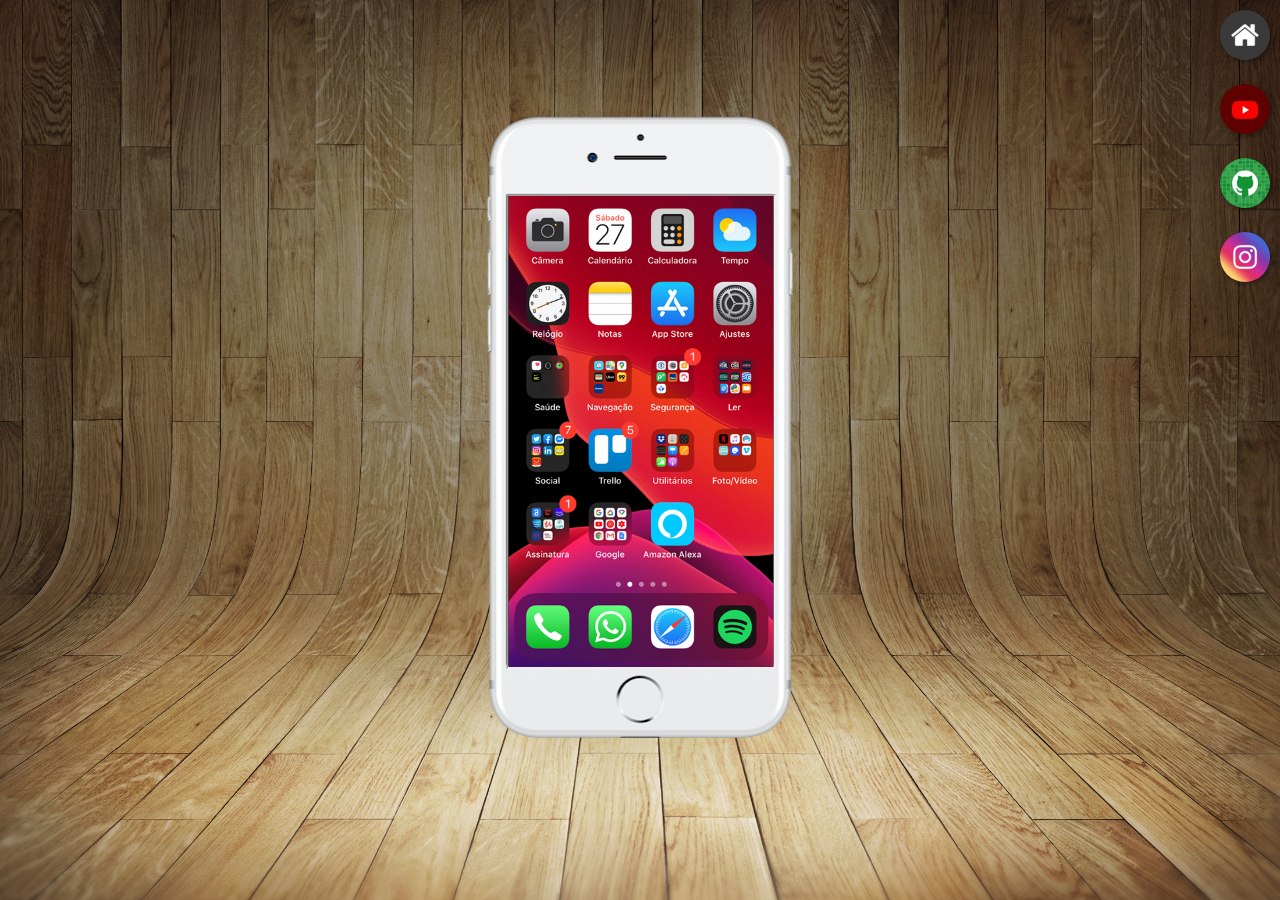
<file: index.html>
<!DOCTYPE html>
<html lang="pt-br">
<head>
    <meta charset="UTF-8">
    <meta name="viewport" content="width=device-width, initial-scale=1.0">
    <title>projeto redes sociais</title>
    <link rel="stylesheet" href="estilos/style.css">
</head>
<body>
    <main>
        <section id="telefone">

            <iframe src="home.html" name="tela" id="tela"></iframe>

        </section>
        <section id="redes-sociais">
            <a href="home.html" target="tela"> <img src="imagens/logo-home.jpg" alt="home"></a><br>
            <a href="youtube.html" target="tela"> <img src="imagens/logo-youtube.jpg" alt="youtube"></a><br>
            <a href="github.html" target="tela"> <img src="imagens/logo-github.jpg" alt="github"></a><br>
            <a href="instagram.html" target="tela"> <img src="imagens/logo-instagram.jpg" alt="instagram"></a><br>
        </section>
    </main>
</body>
</html>
</file>
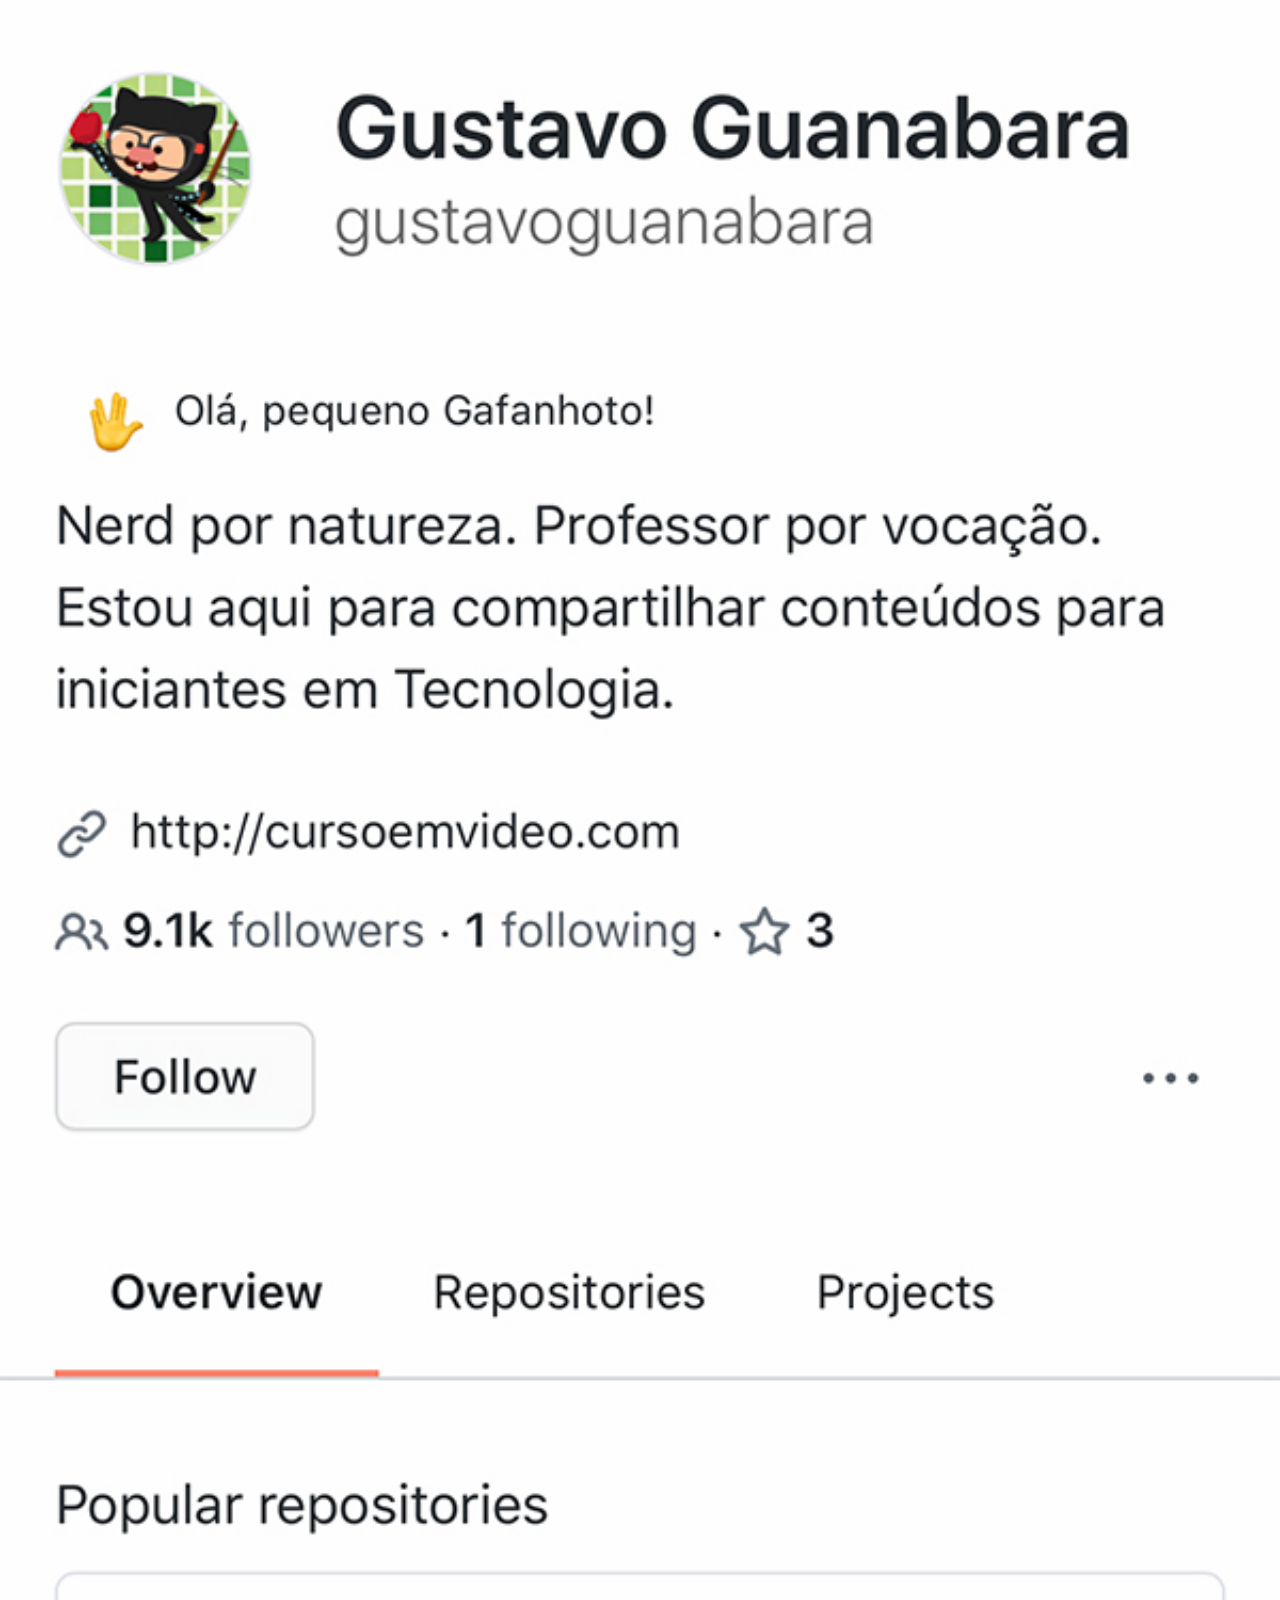
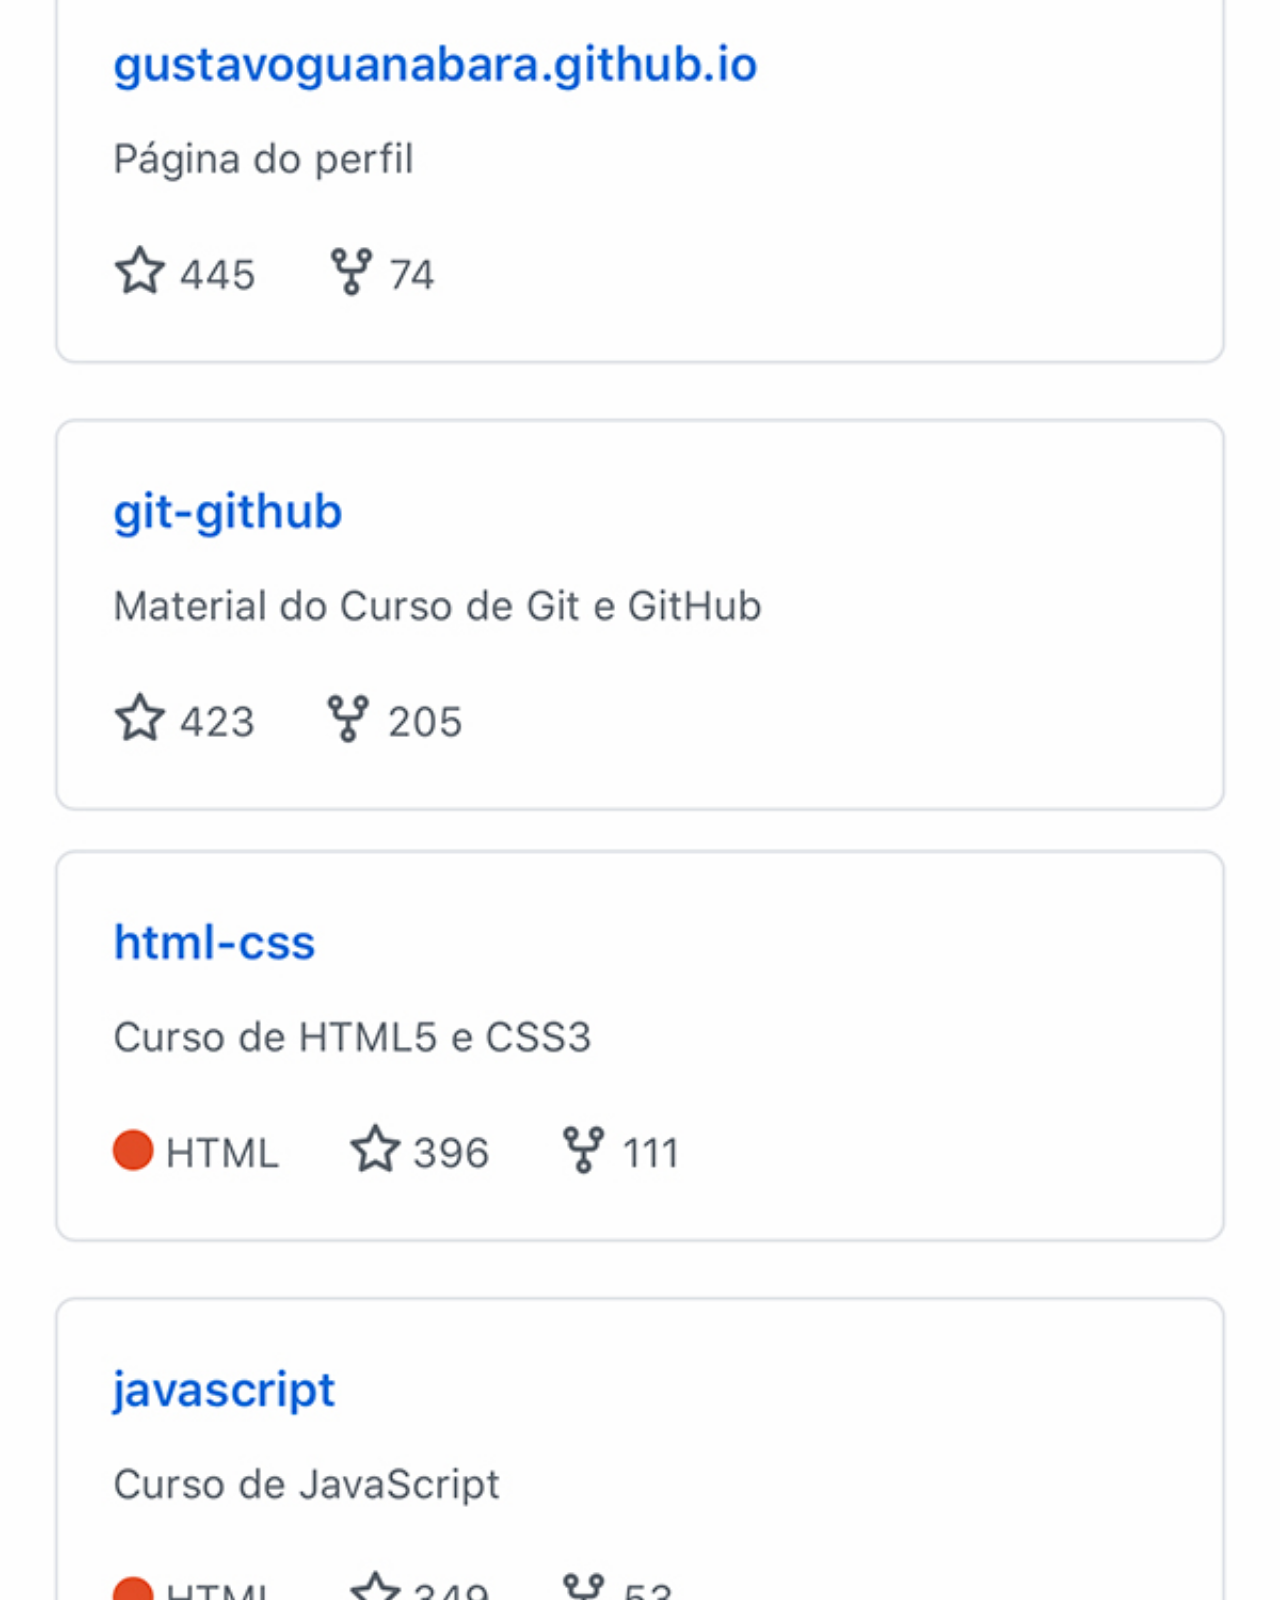
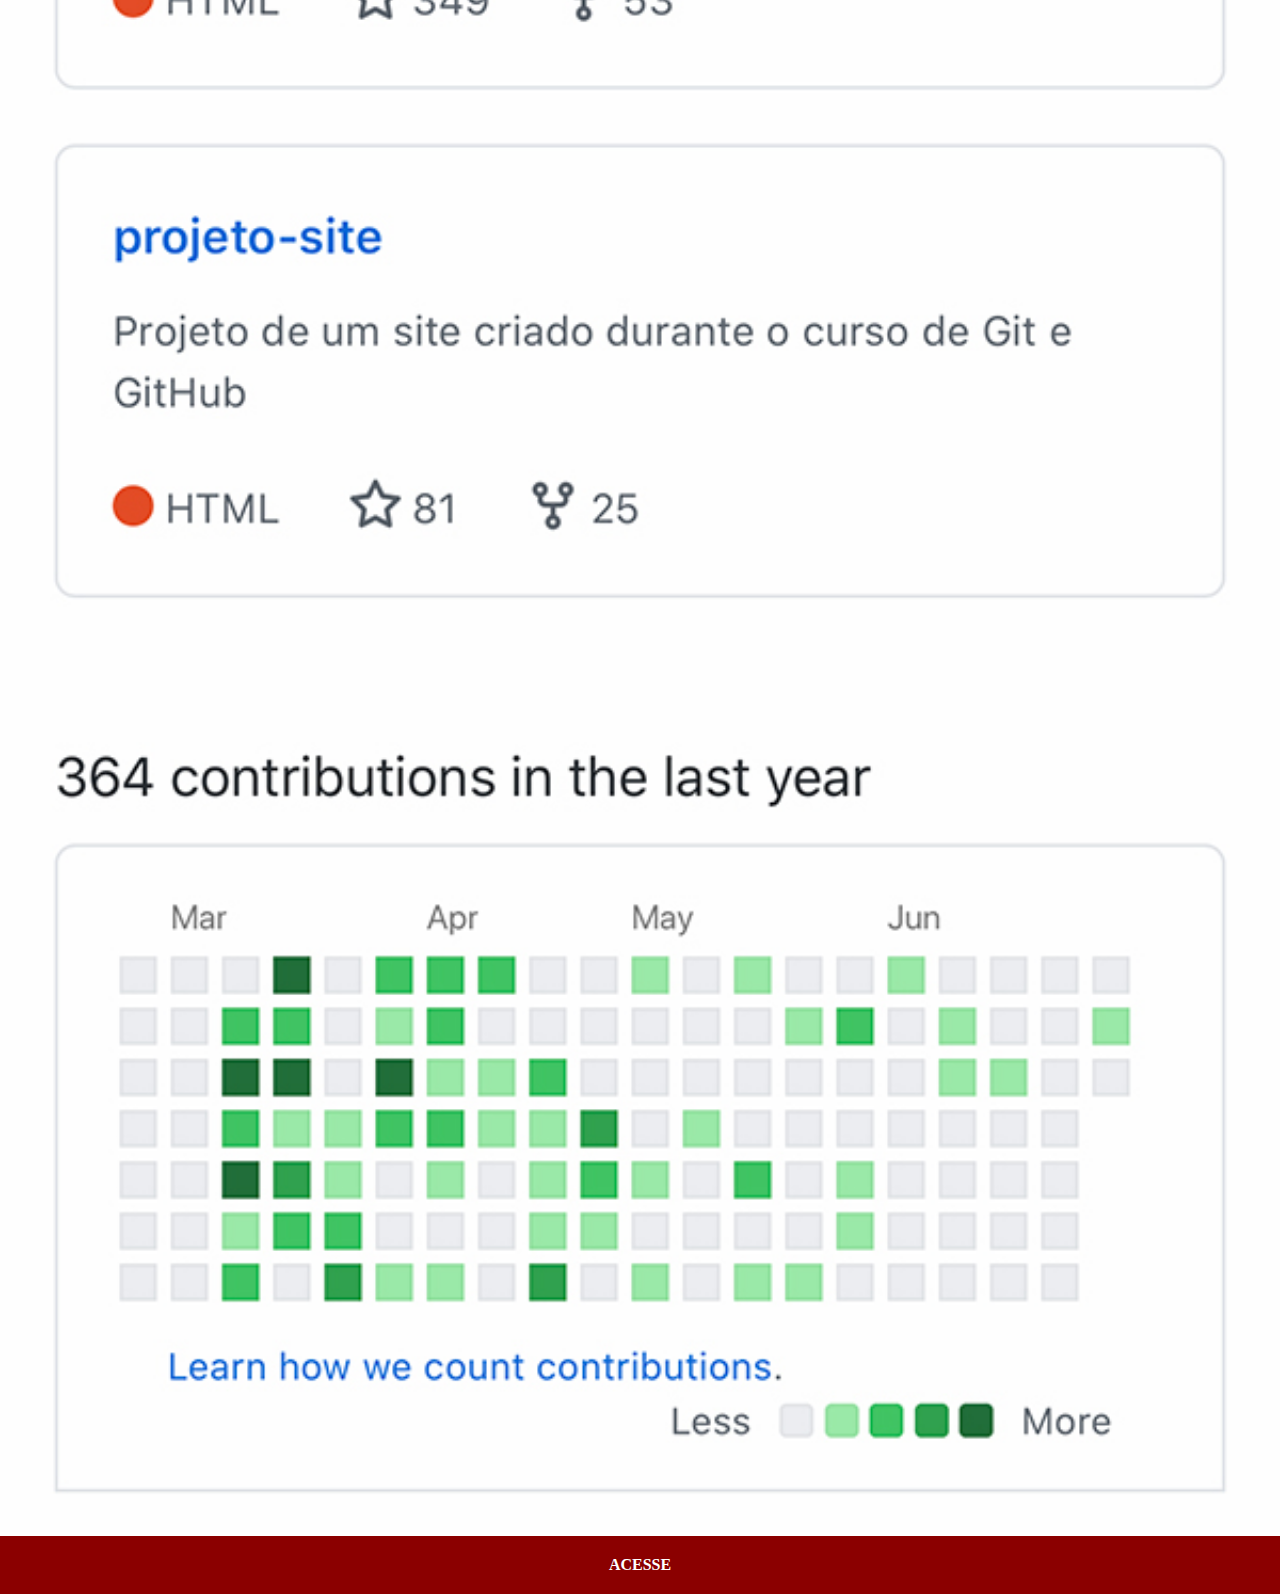
<file: github.html>
<!DOCTYPE html>
<html lang="pt-br">
<head>
    <meta charset="UTF-8">
    <meta name="viewport" content="width=device-width, initial-scale=1.0">
    <title>github</title>
    <link rel="stylesheet" href="estilos/social.css">
</head>
<body>
    <img src="imagens/tela-github.jpg" alt="github">
    <a href="https://github.com/gustavoguanabara" target="_blank">ACESSE</a>
</body>
</html>
</file>
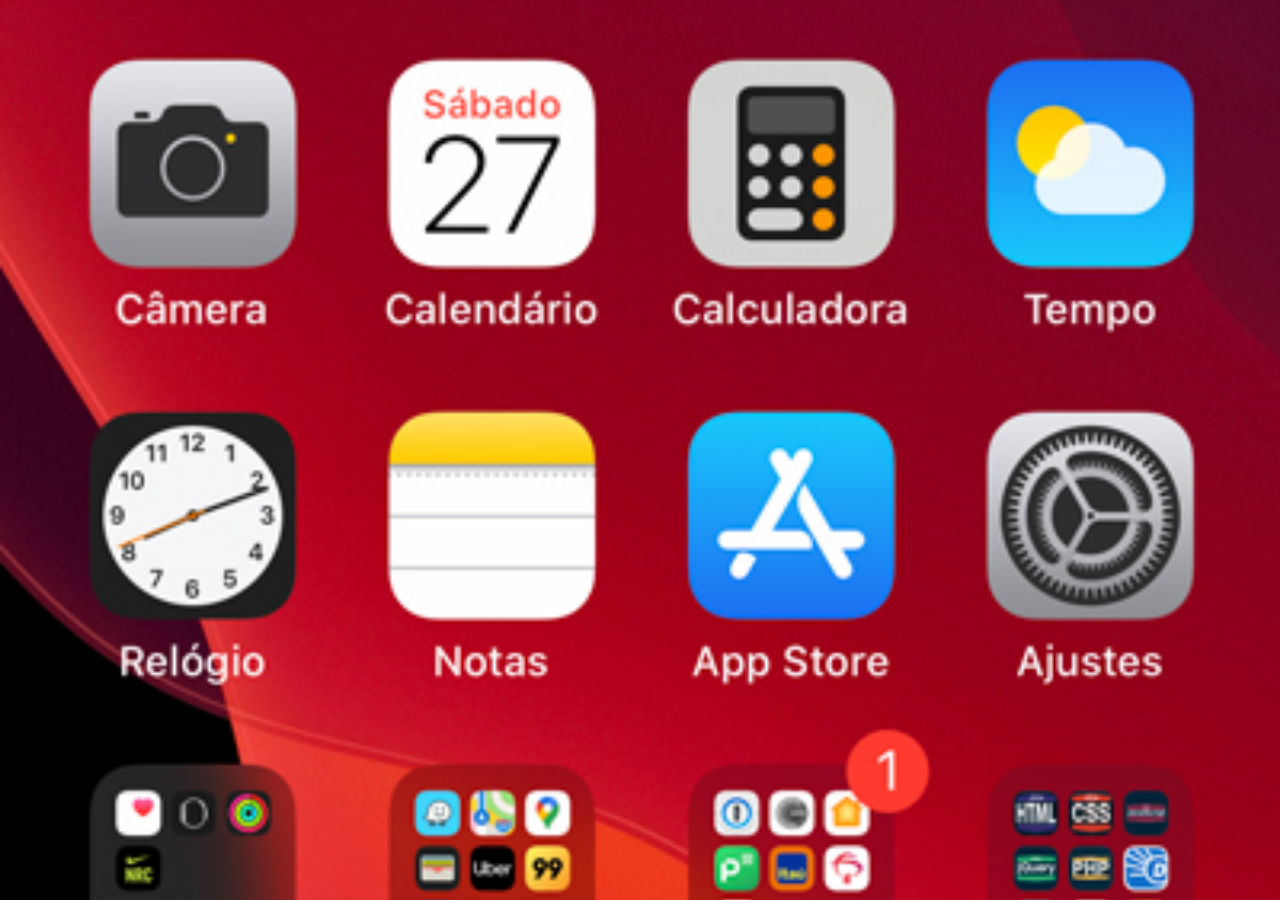
<file: home.html>
<!DOCTYPE html>
<html lang="pt-br">
<head>
    <meta charset="UTF-8">
    <meta name="viewport" content="width=device-width, initial-scale=1.0">
    <title>Document</title>
</head>
<style>
    *{
        margin: 0;
        padding: 0;
    }

    body{
        width: 100vw;
        height: 100vh;
        background: black url(imagens/tela-home.jpg) no-repeat top center;
        background-size: cover;
    }
</style>
<body>
    
</body>
</html>
</file>
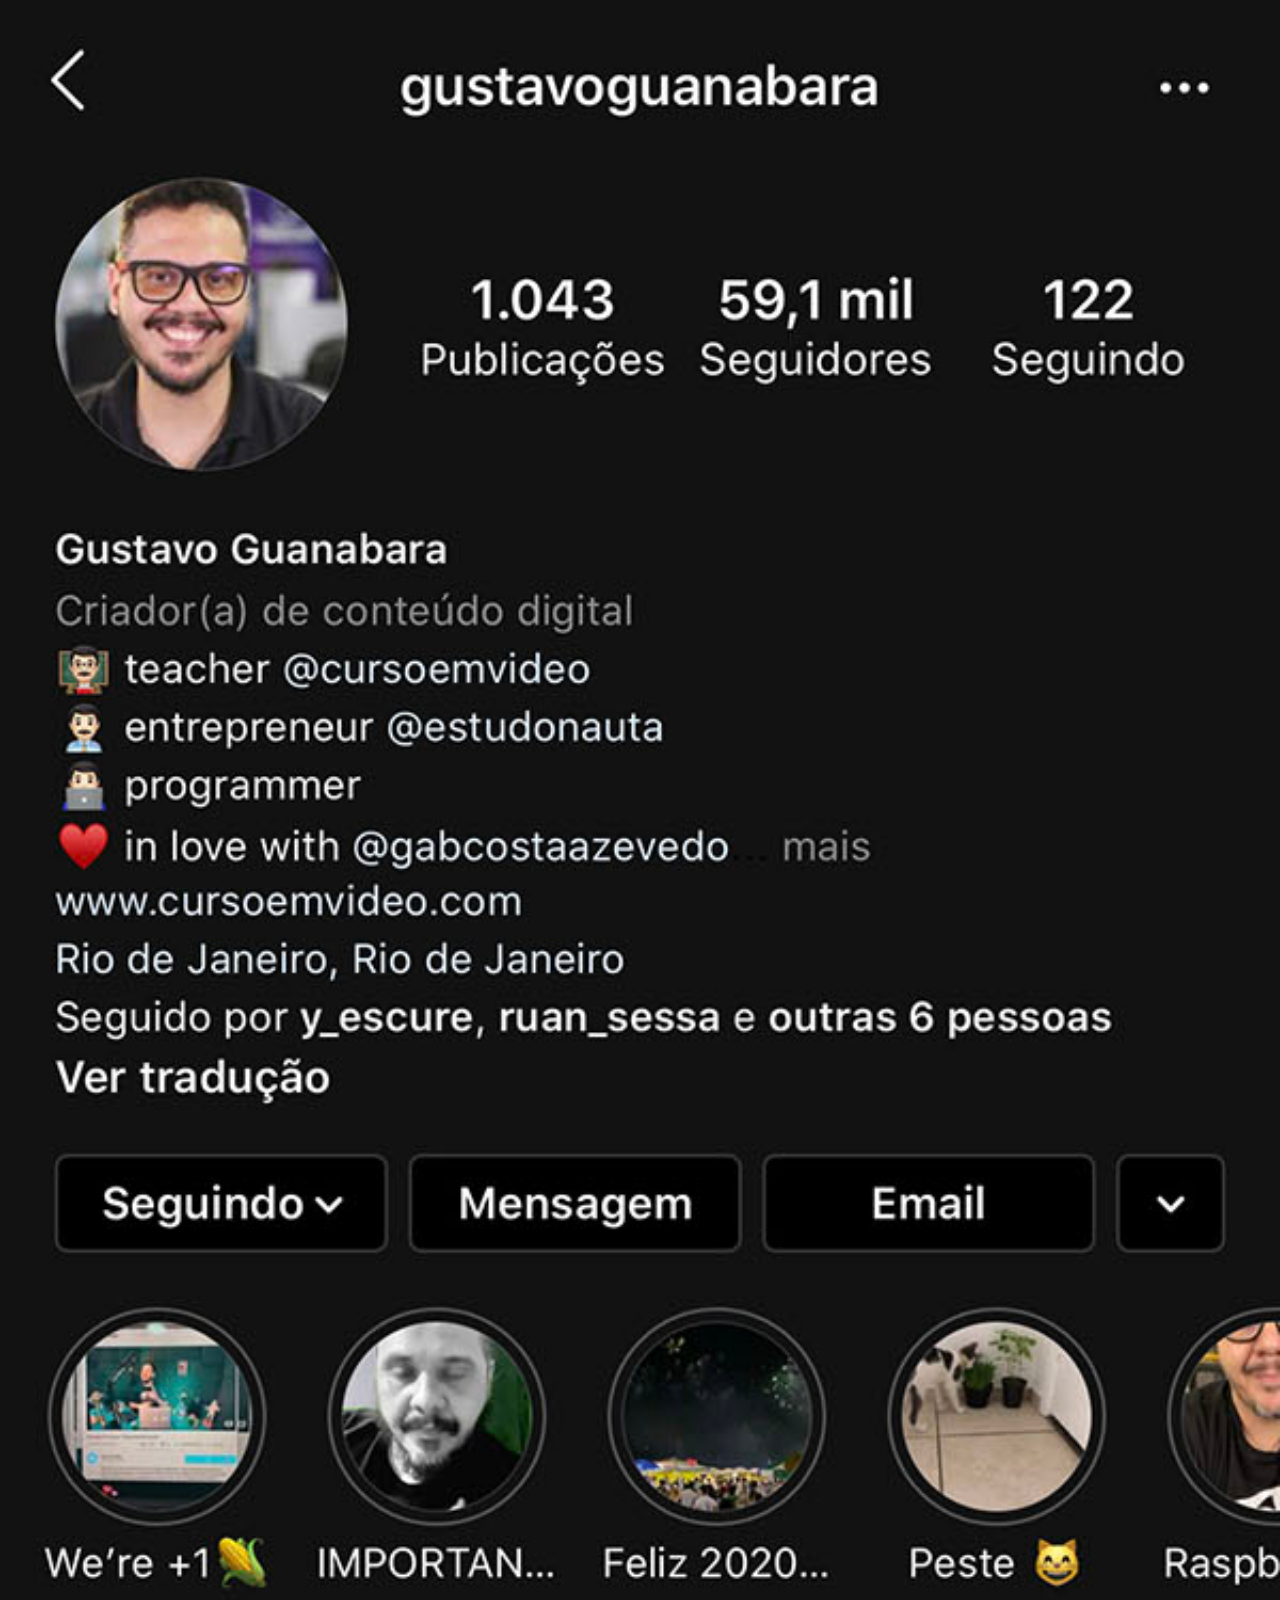
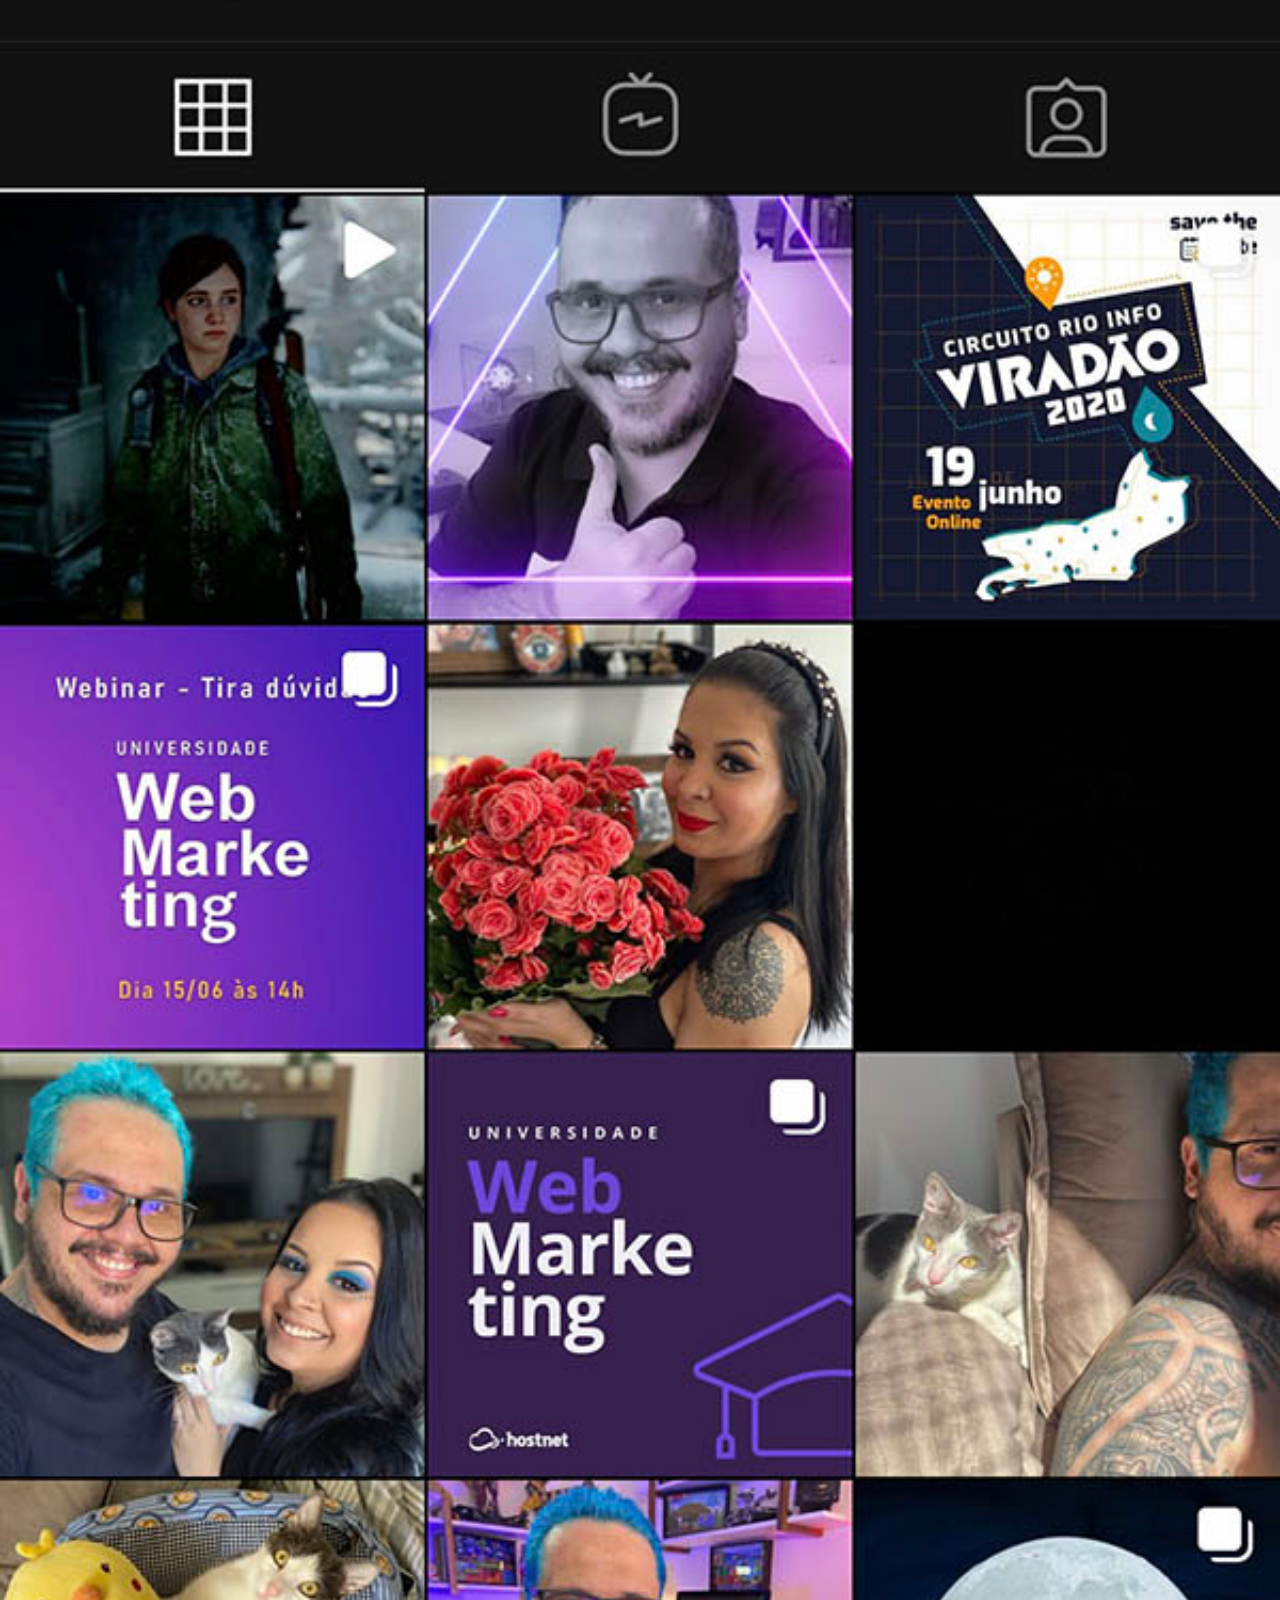
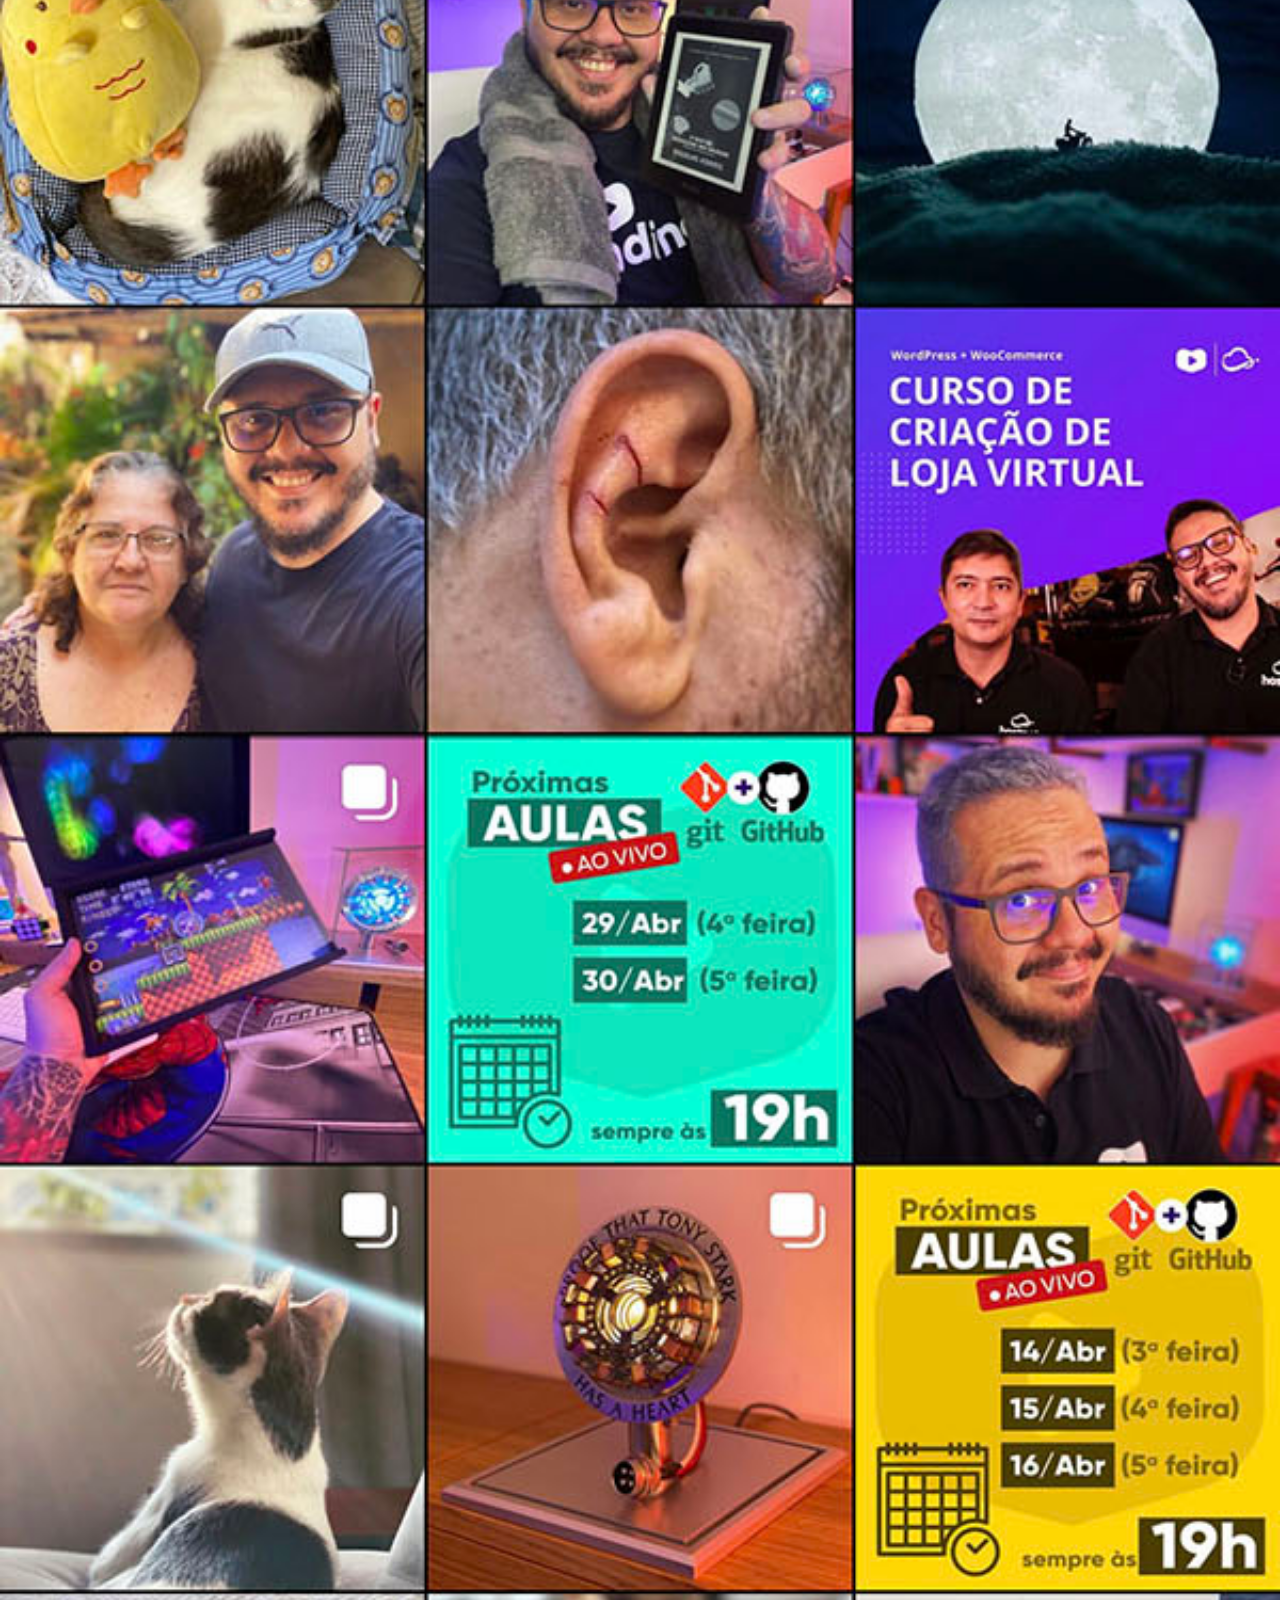
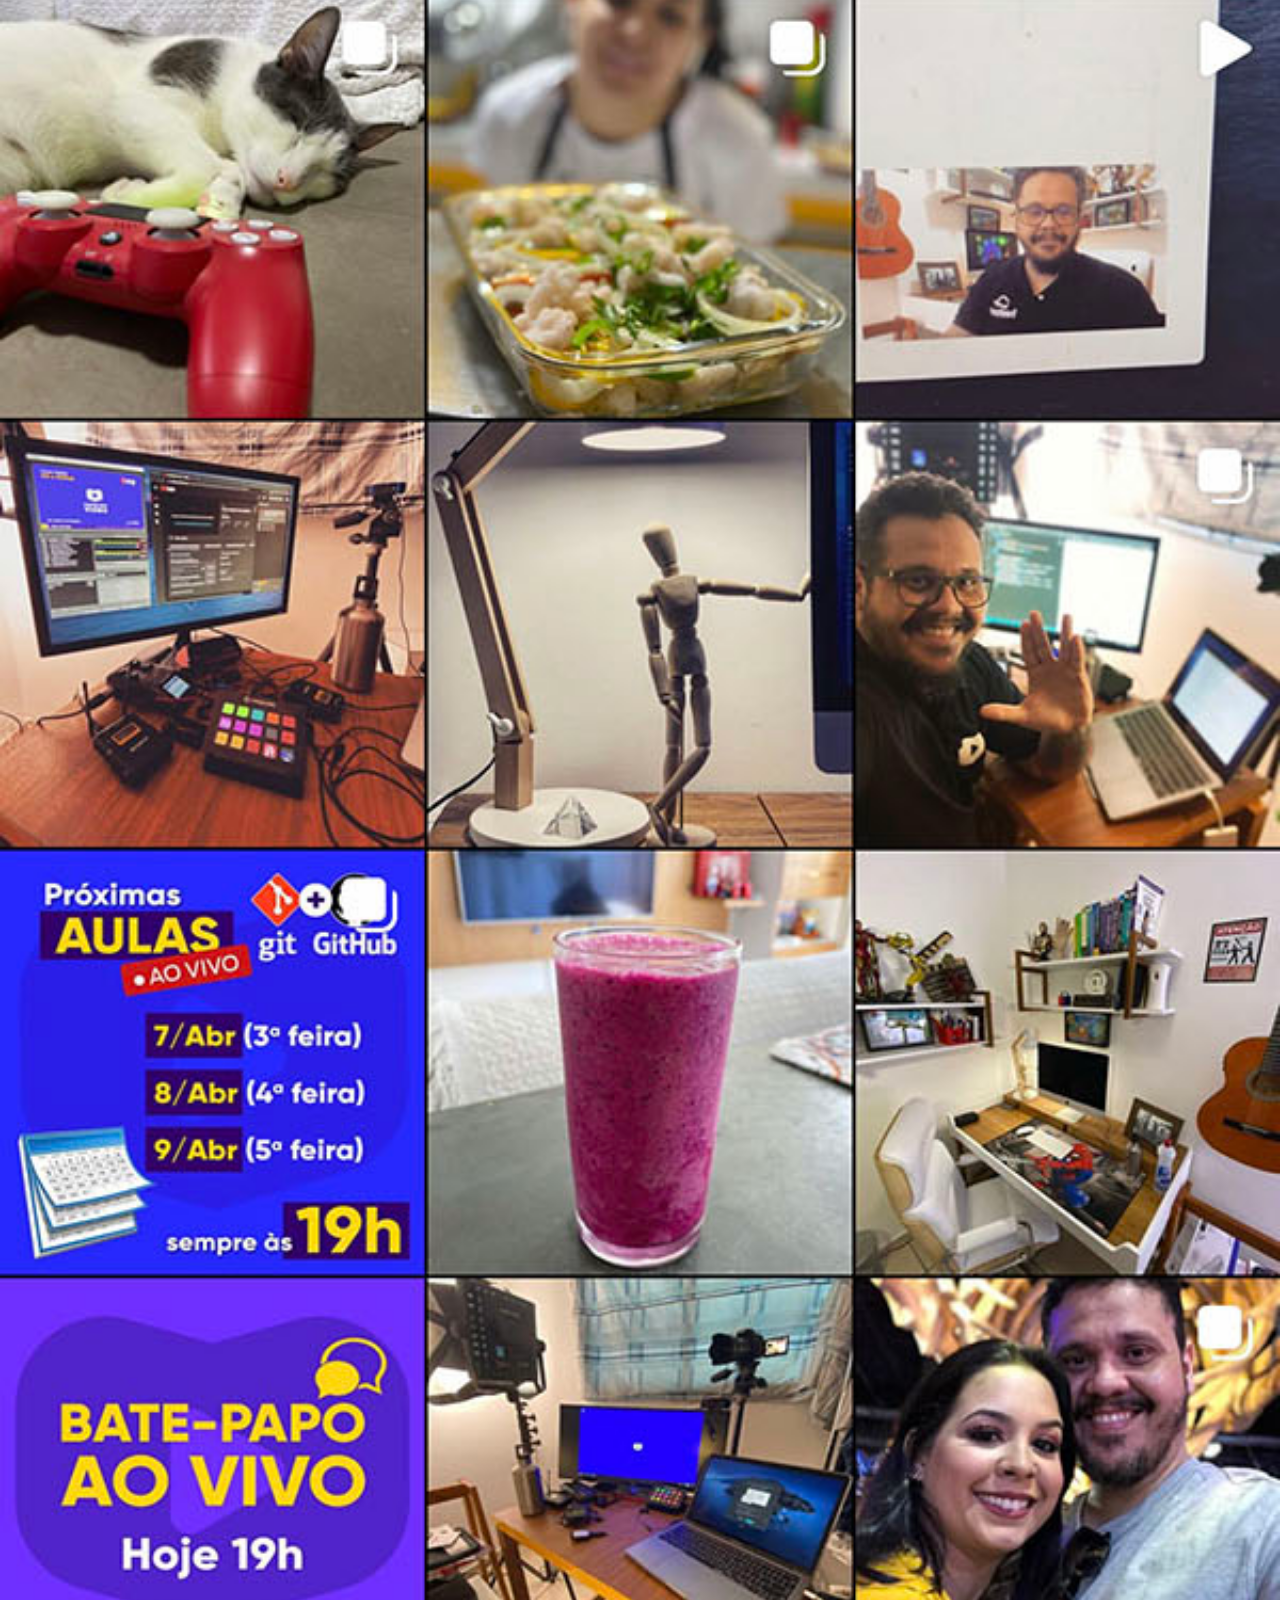
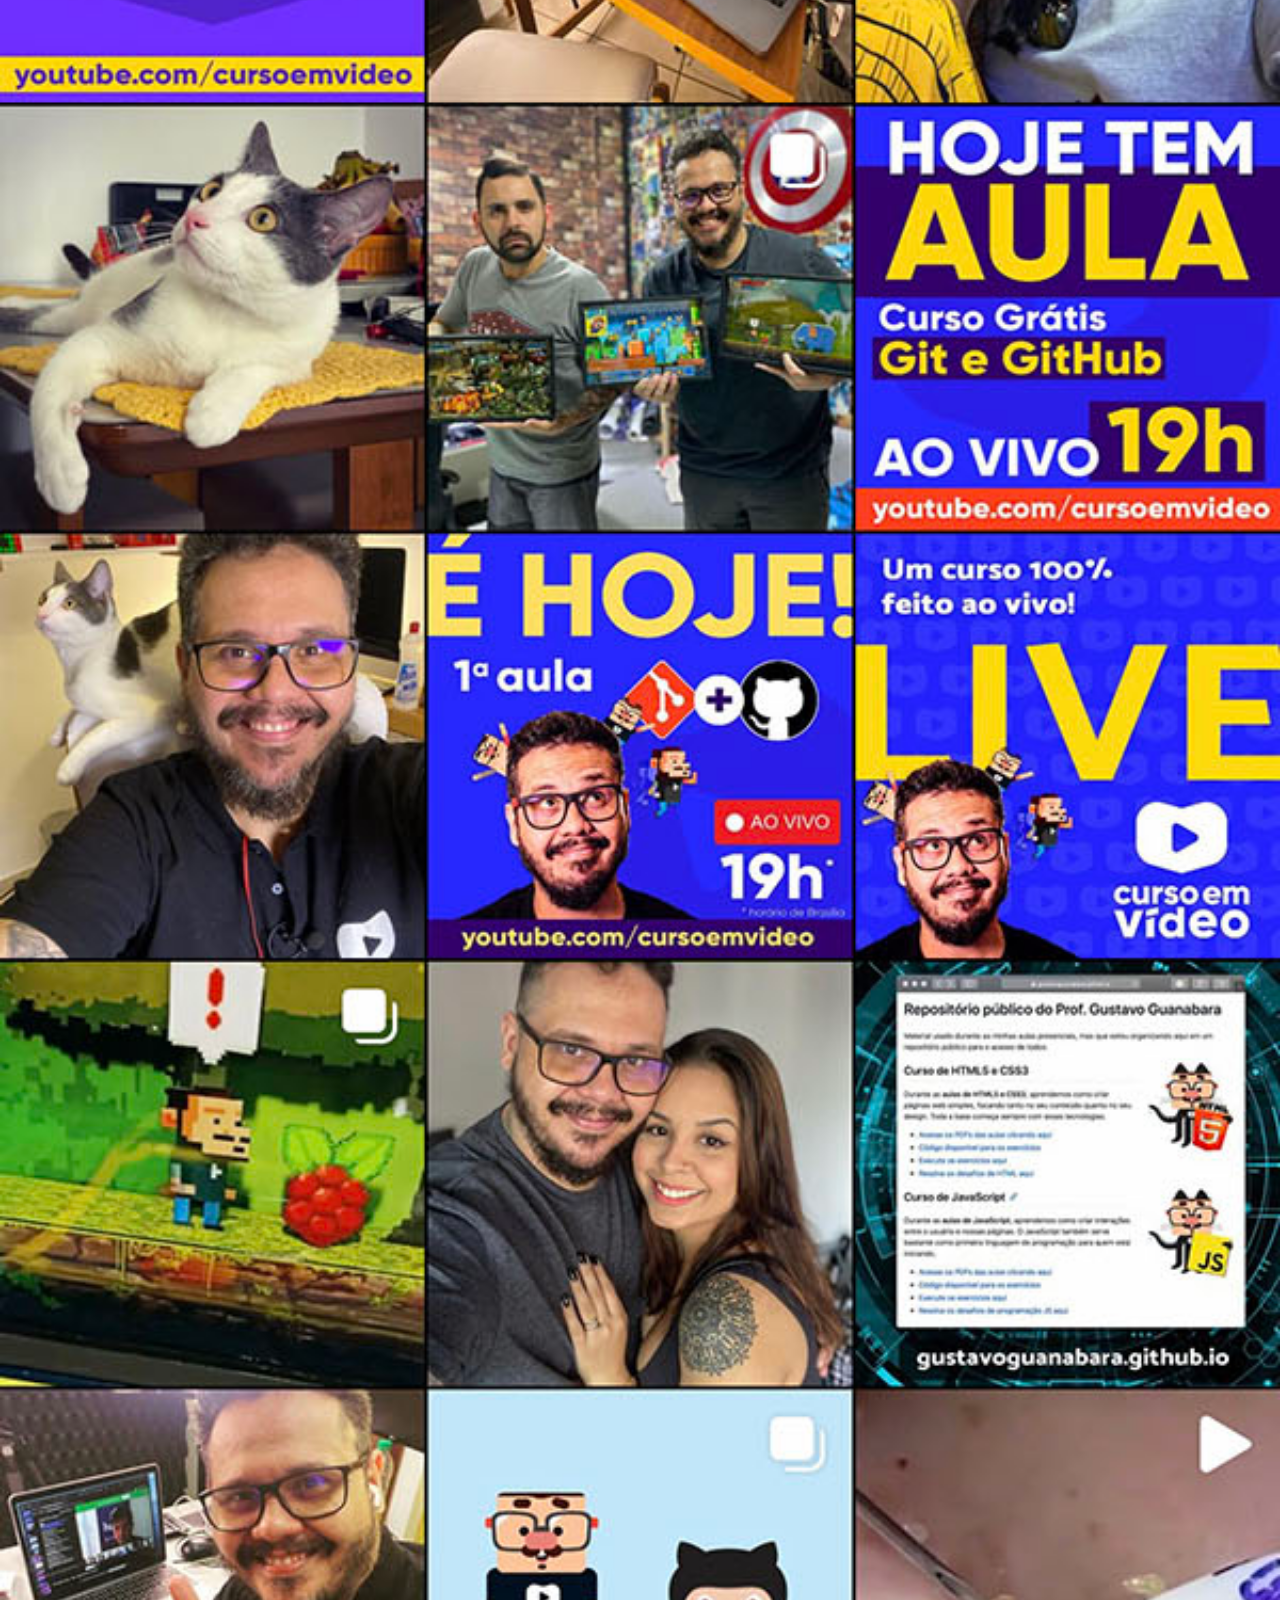
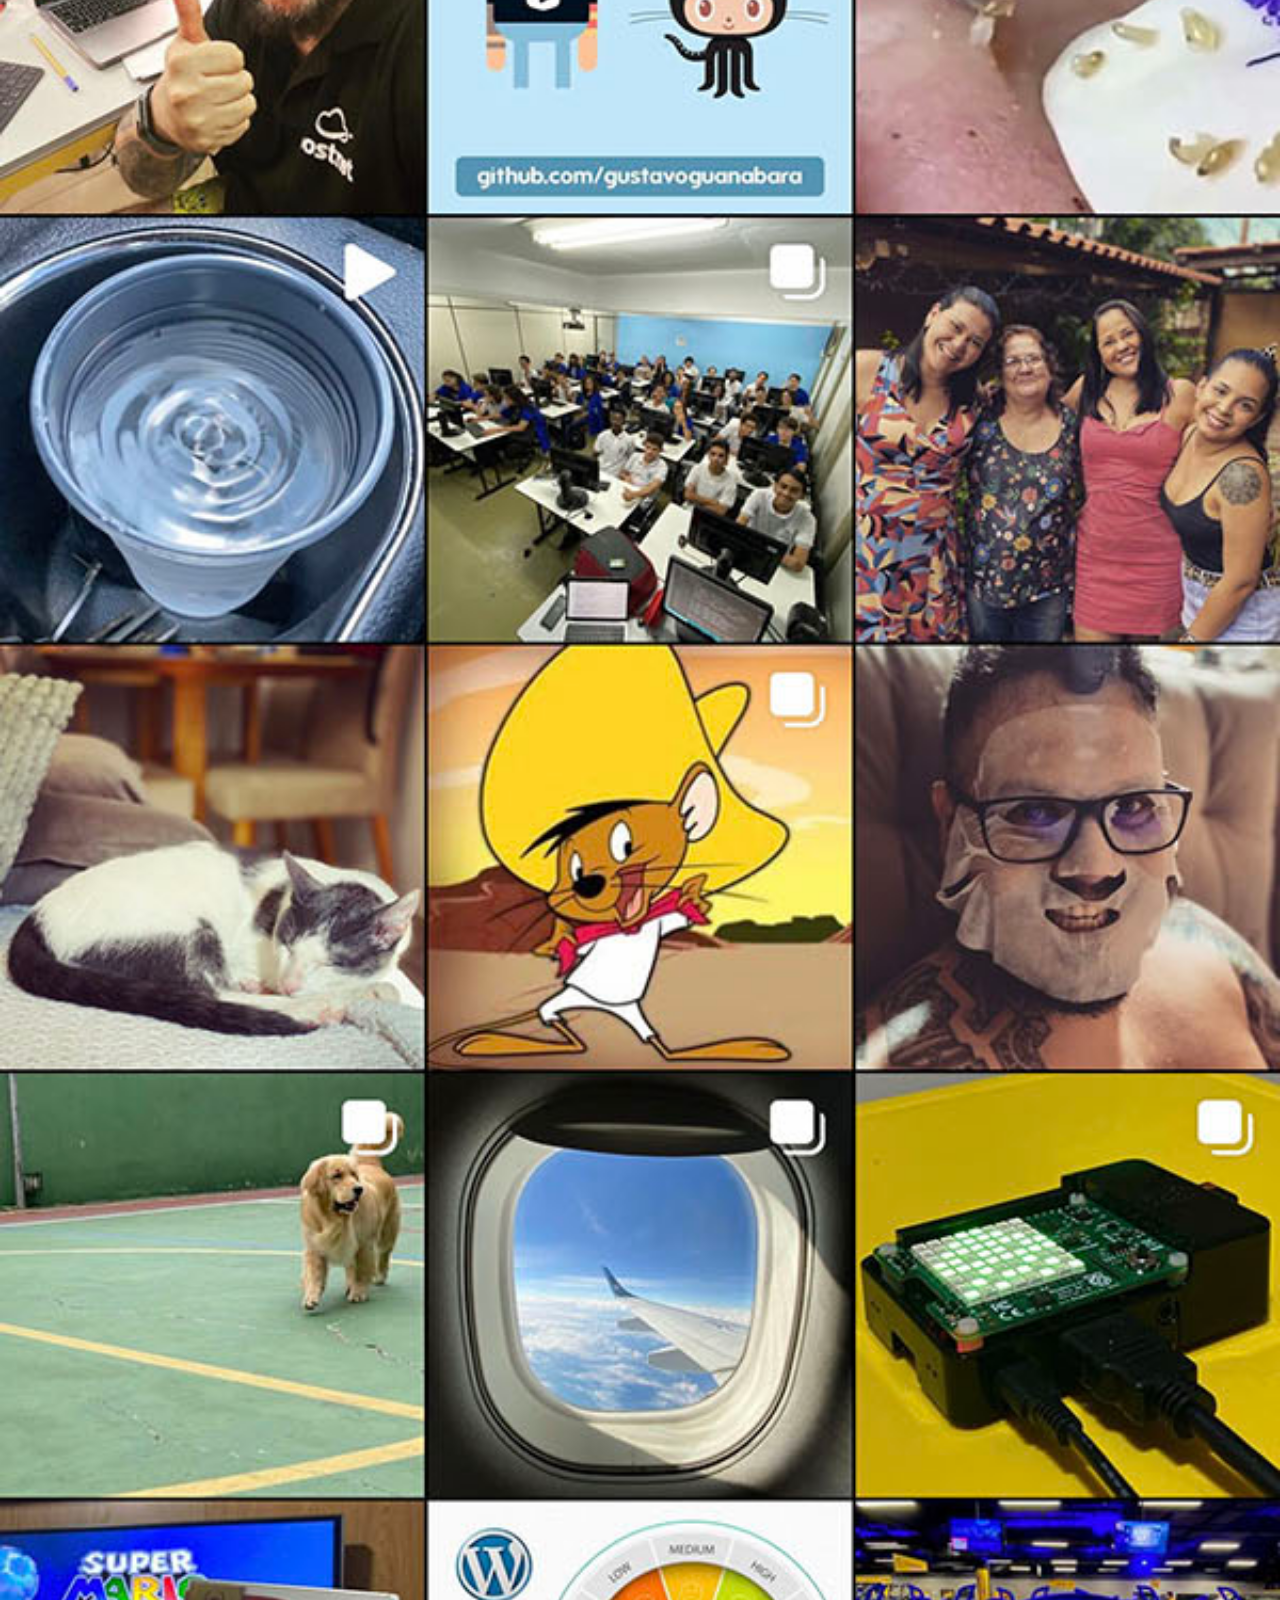
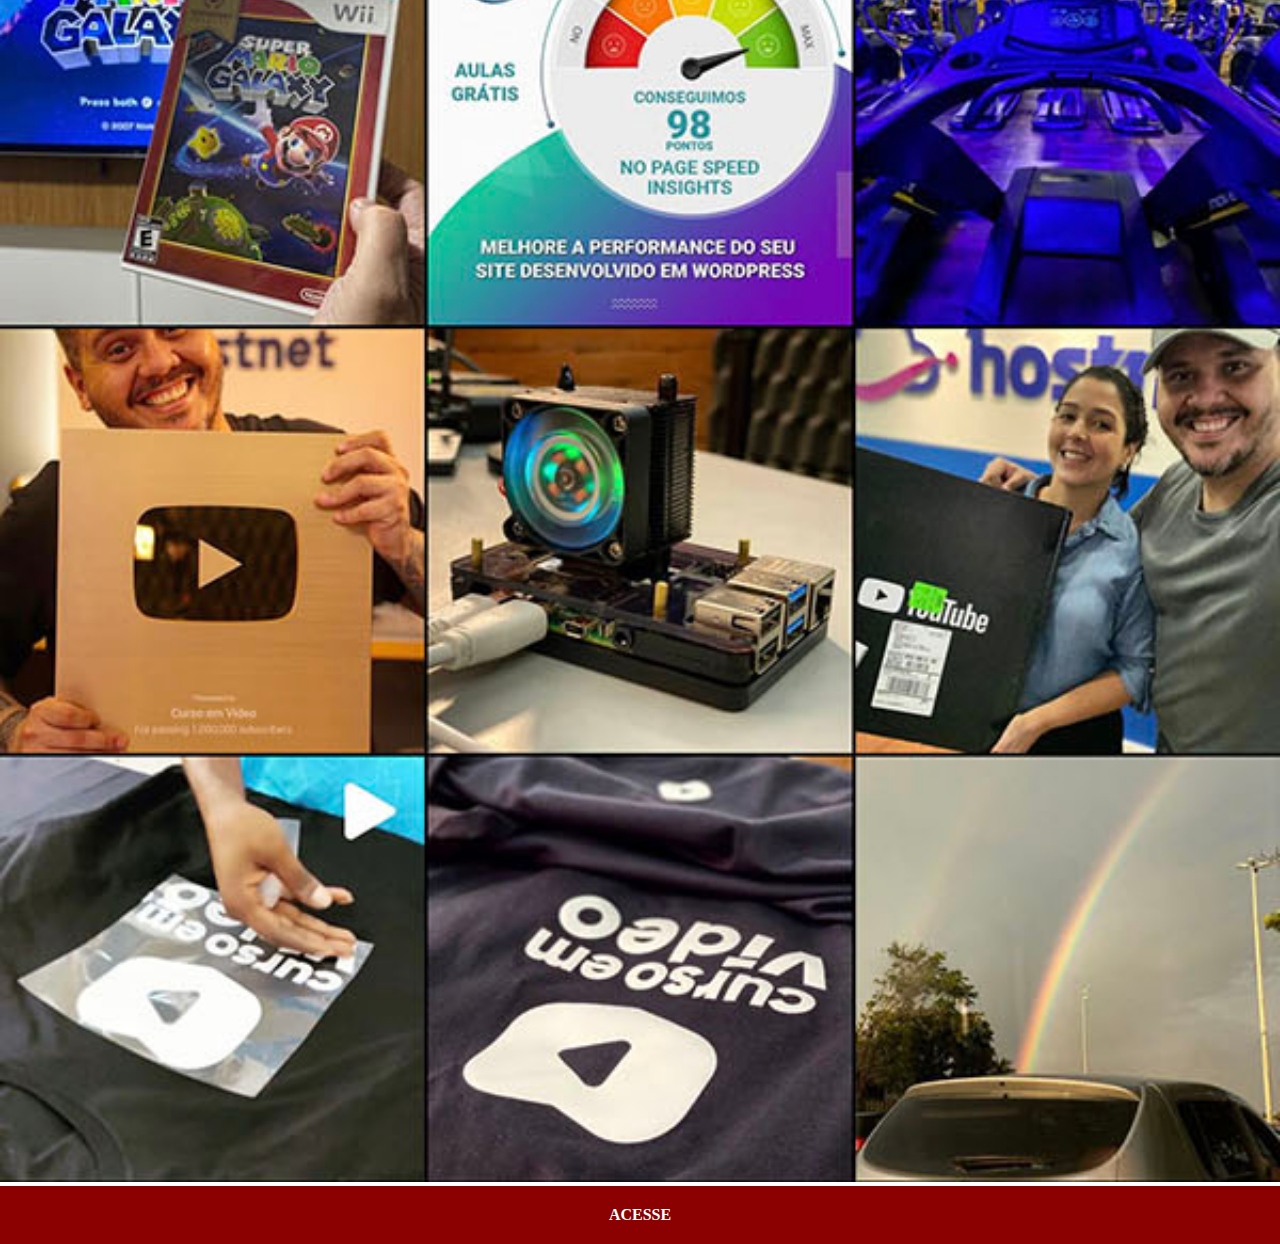
<file: instagram.html>
<!DOCTYPE html>
<html lang="pt-br">
<head>
    <meta charset="UTF-8">
    <meta name="viewport" content="width=device-width, initial-scale=1.0">
    <title>instagram</title>
    <link rel="stylesheet" href="estilos/social.css">
</head>
<body>
    <img src="imagens/tela-instagram.jpg" alt="insta">
    <a href="https://www.instagram.com/gustavoguanabara/" target="_blank">ACESSE</a>
</body>
</html>
</file>
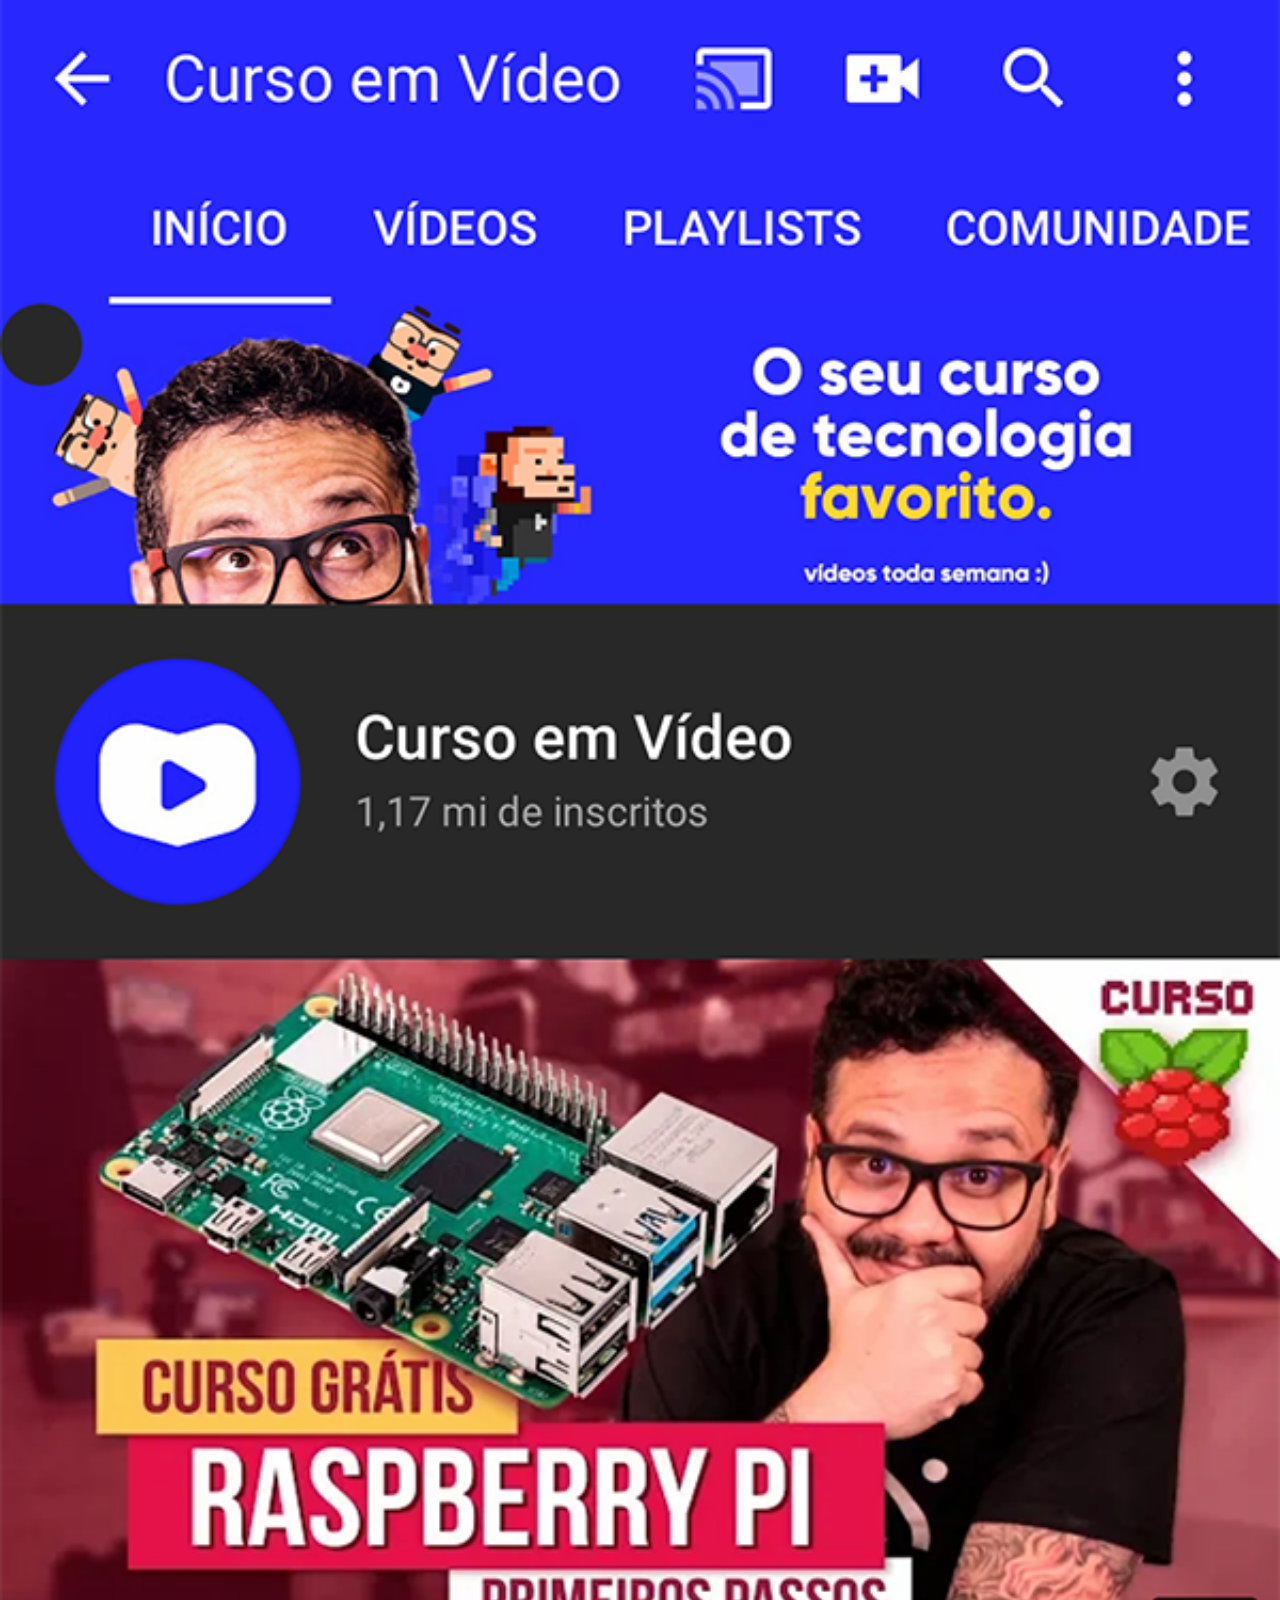
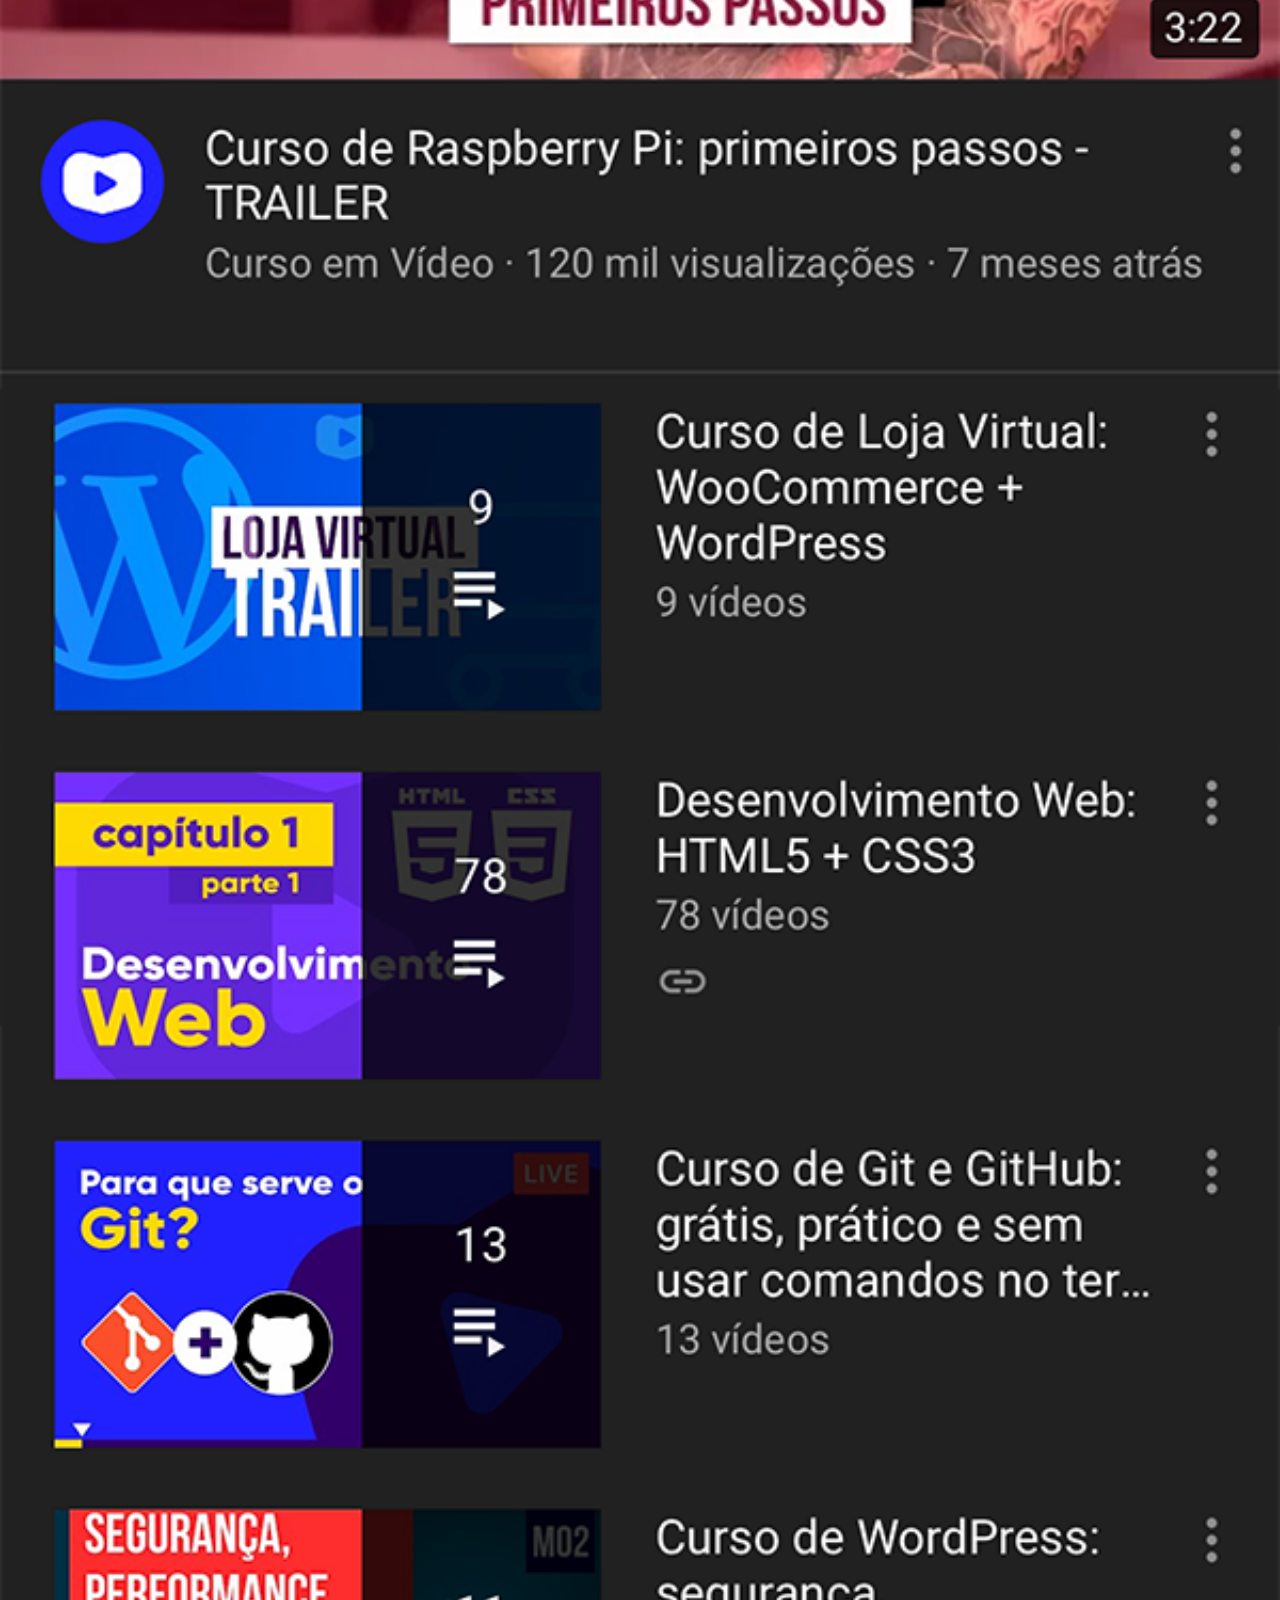
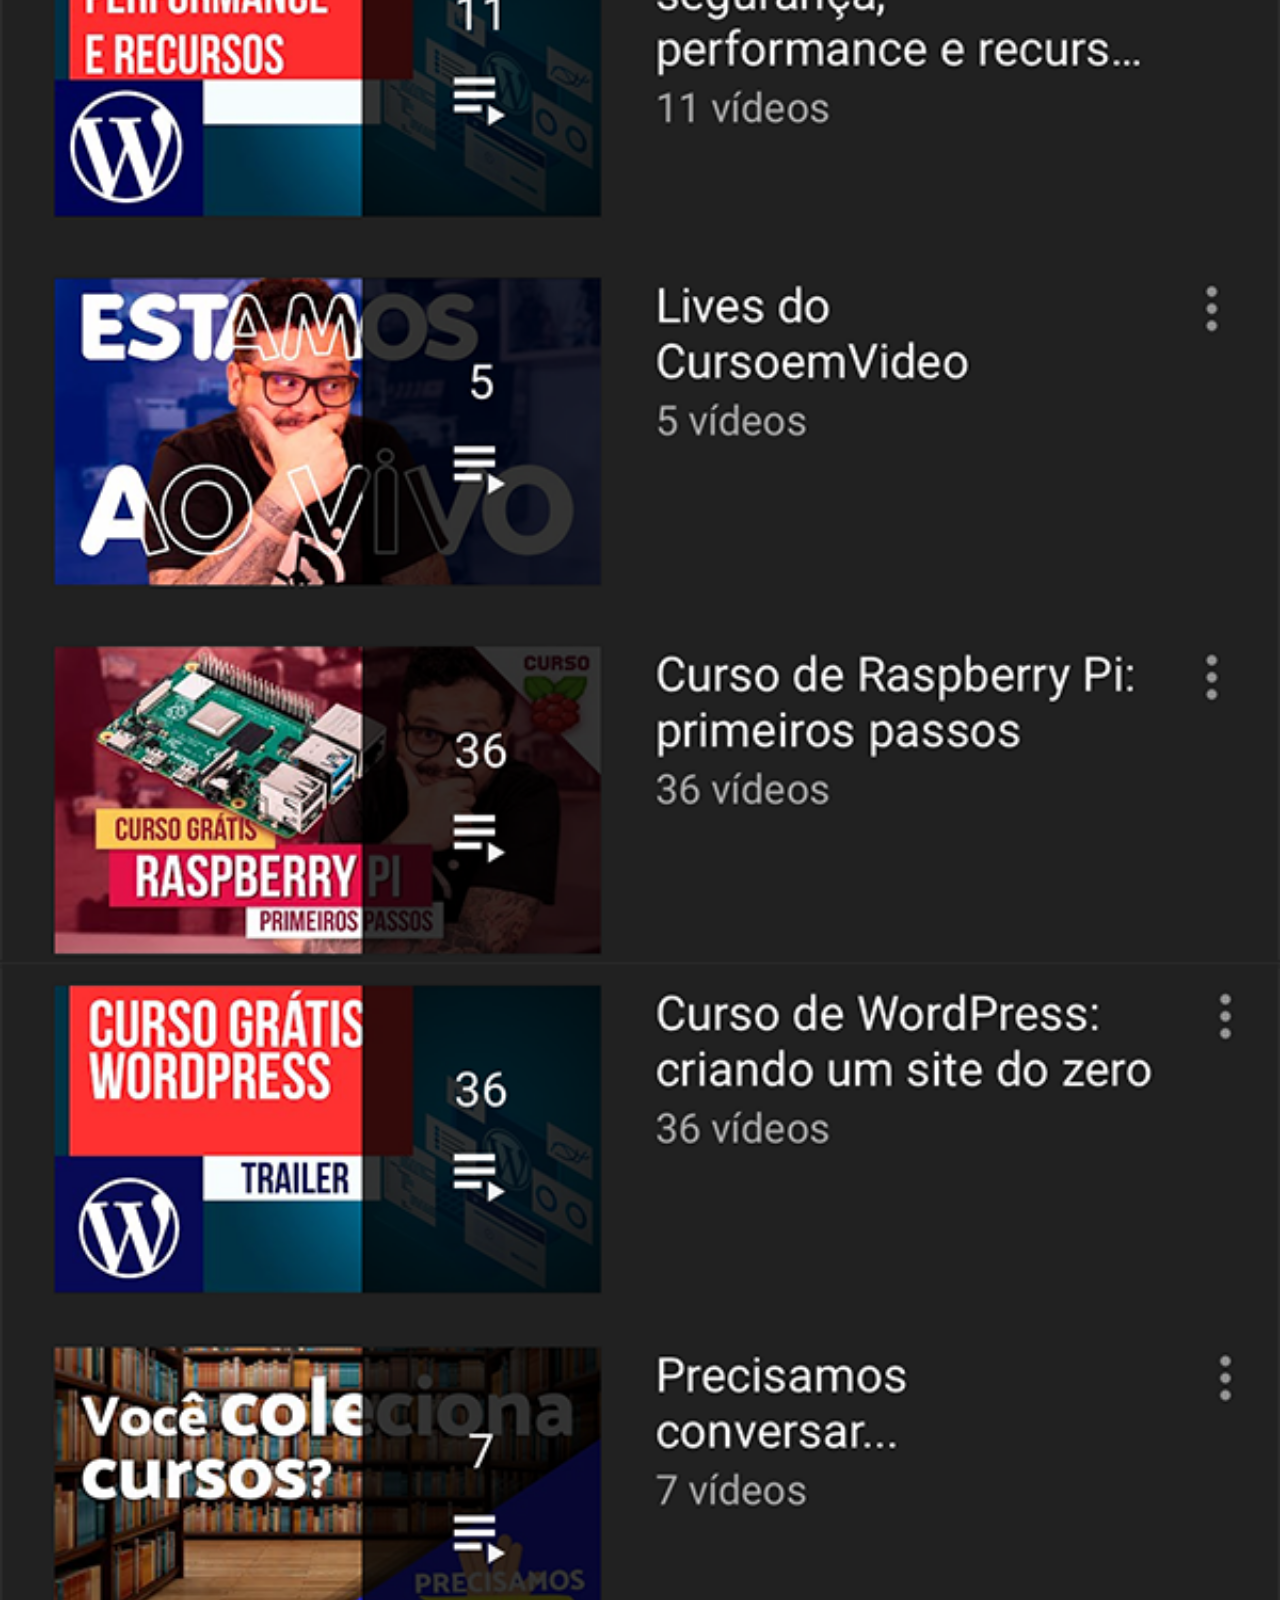
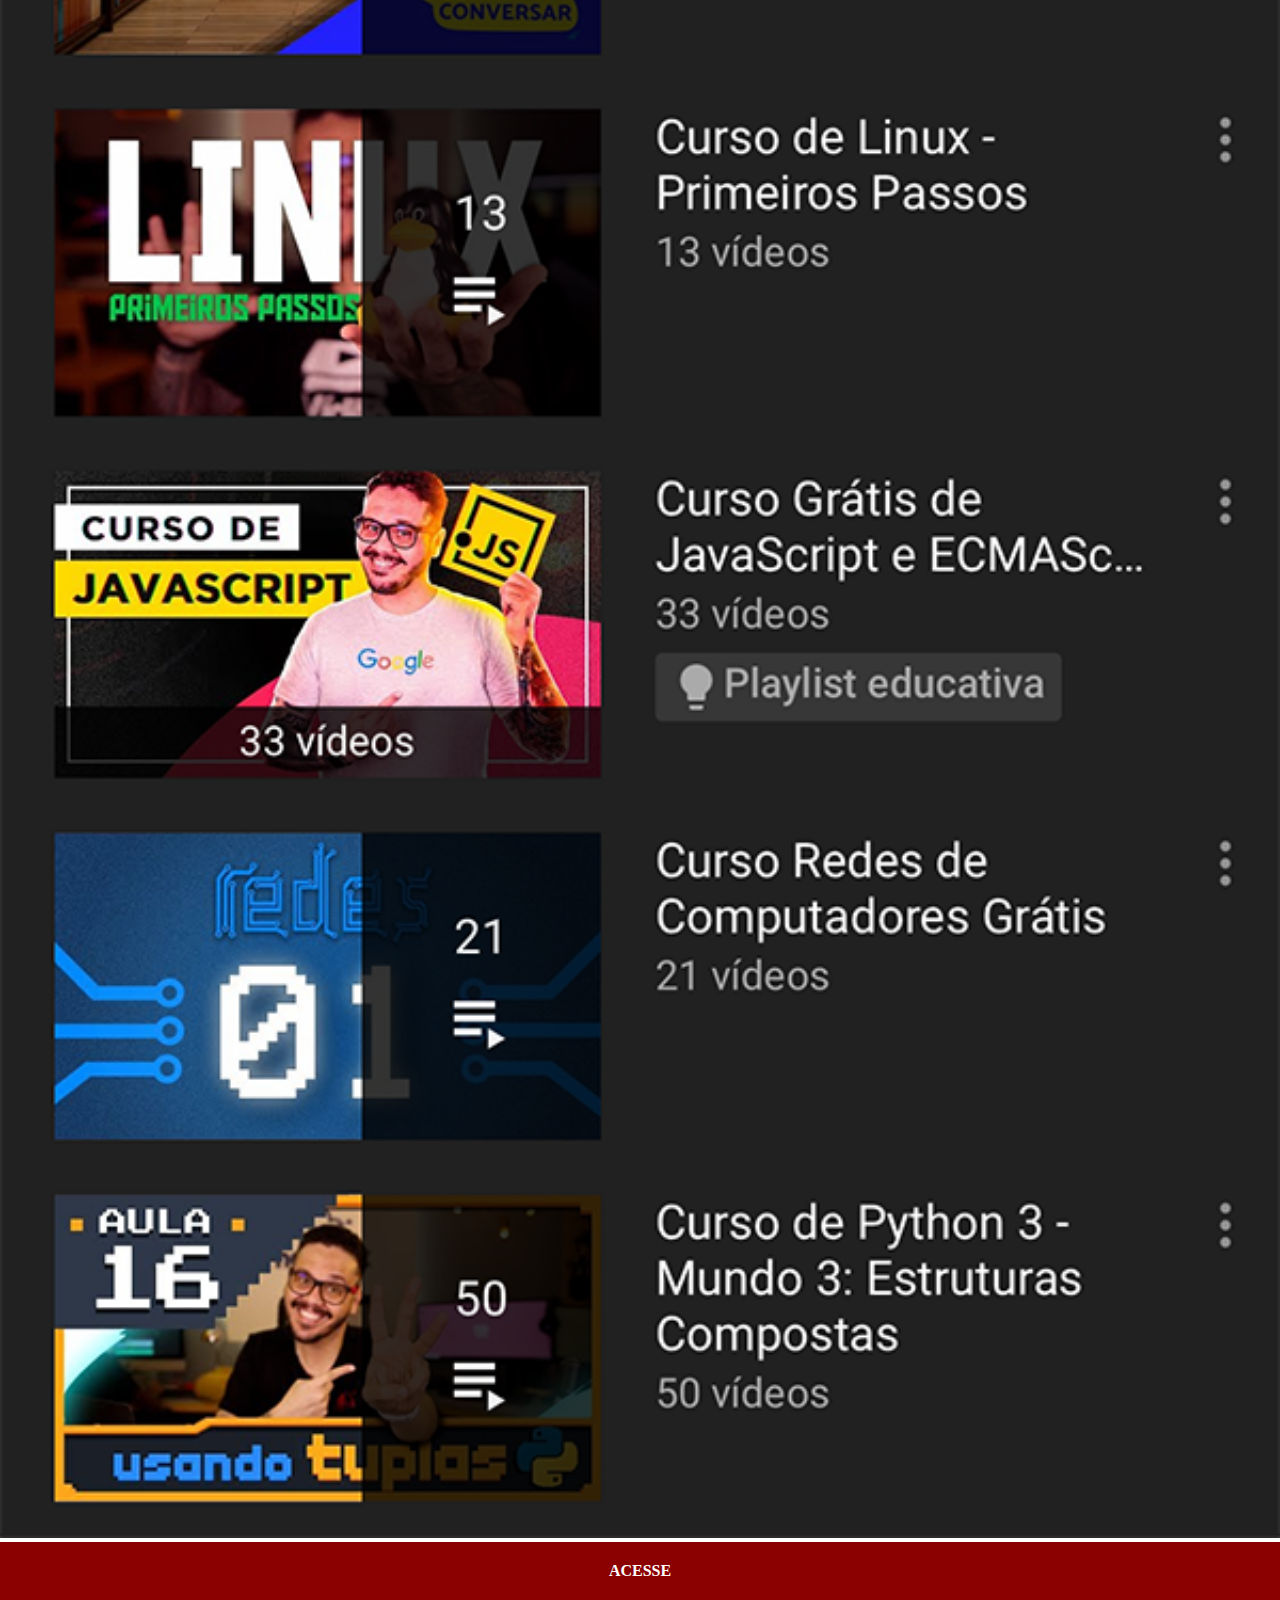
<file: youtube.html>
<!DOCTYPE html>
<html lang="pt-br">
<head>
    <meta charset="UTF-8">
    <meta name="viewport" content="width=device-width, initial-scale=1.0">
    <title>youtube</title>
   
    <link rel="stylesheet" href="estilos/social.css">
</head>
<body>
    <img src="imagens/tela-youtube.png" alt="yoiutube">
    <a href="https://www.youtube.com/c/CursoemV%C3%ADdeo/playlists"  target="_blank"> ACESSE</a>
</body>
</html>
</file>
<file: estilos/style.css>
@charset "UTF-8";

*{
    margin: 0;
    padding: 0;
}

html, body{
    height: 100vh;
    width: 100vw;
    background-color: black;
}
body{
    background: url(../imagens/fundo-madeira.jpg) no-repeat top center;
    background-size: cover;
    background-attachment: fixed;
}

main{
    position: relative;
    height: 100vh; 
}

section#telefone{
    position: absolute;
    top: 50%;
    left: 50%;
    transform:translate(-50%, -50%);

    height: 672px;
    width: 311px;
    background-color: blue;
    background: url(../imagens/frame-iphone.png) no-repeat;


}

iframe#tela{
    position: relative;
    top: 80px;
    left: 22px;
    width: 265px;
    height: 471px;
}

section#redes-sociais{
    text-align: right;
}

section#redes-sociais img{
    width: 50px;
    margin: 10px;
    border-radius: 50%;
    box-shadow: 2px 2px 5px rgba(0, 0, 0, 0.404);
    box-sizing: border-box;
}

section#redes-sociais img:hover{
    border: 2px solid rgba(255, 255, 255, 0.603);
    transform: translate(-3px, -3px);
    box-shadow: 5px 5px 10px rgba(0, 0, 0, 0.534);
    transition: transform 0.4s;
}
</file>
<file: estilos/social.css>
@charset "UTF-8";


        *{
            margin: 0;
            padding: 0;
        }

        ::-webkit-scrollbar{
            width: 0px;
            height: 0px;
        }

        img{
            width: 100vw;
        }

        a{
            display: block;
            background-color: darkred;
            color: white;
            padding: 20px;
            text-align: center;
            font-weight: bolder;
            text-decoration: none;
        }
</file>
